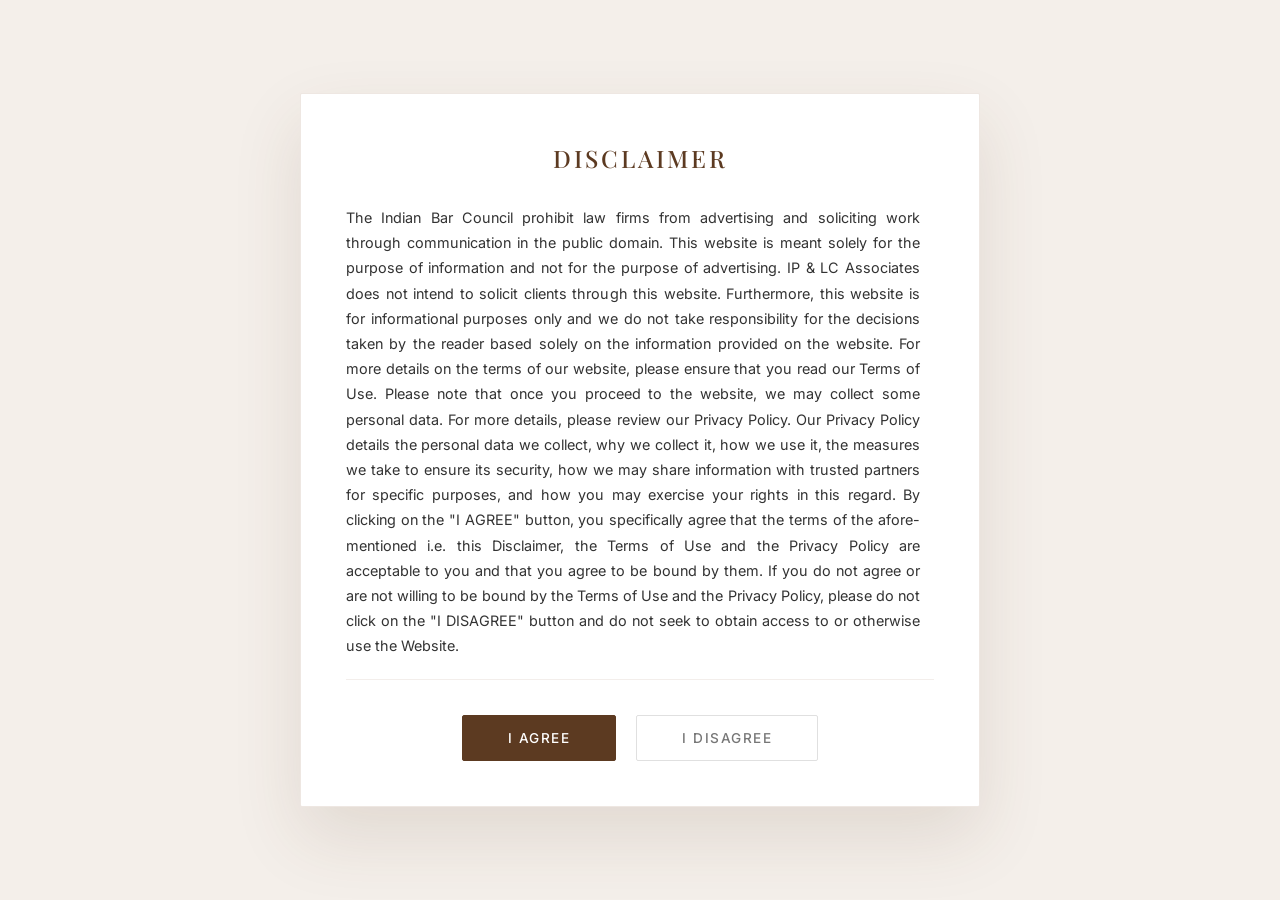
<file: index.html>
<!DOCTYPE html>
<html lang="en">
<head>
    <meta charset="UTF-8">
    <meta name="viewport" content="width=device-width, initial-scale=1.0">
    <title>IP & LC Associates | Legal Expertise</title>

    <link rel="stylesheet" href="style.css">
    <link rel="icon" type="image/png" href="logo.png">

    <link rel="preconnect" href="https://fonts.googleapis.com">
    <link rel="preconnect" href="https://fonts.gstatic.com" crossorigin>
    <link href="https://fonts.googleapis.com/css2?family=Playfair+Display:ital,wght@0,400..900;1,400..900&family=Inter:wght@400;500;600;700&family=Montserrat:wght@400;500;600&display=swap" rel="stylesheet">

    <link rel="stylesheet" href="https://cdnjs.cloudflare.com/ajax/libs/font-awesome/6.4.0/css/all.min.css">
</head>
<body>

    <!-- ==========================================================================
       LEGAL DISCLAIMER OVERLAY
       ========================================================================== -->
    <div id="disclaimer-overlay">
        <div class="disclaimer-box">
            
            <!-- STAGE 1 CONTENT: Legal Verbiage & Option Triggers -->
            <div id="disclaimer-main-content">
                <h2>DISCLAIMER</h2>
                <div class="disclaimer-text">
                    <p>The Indian Bar Council prohibit law firms from advertising and soliciting work through communication in the public domain. This website is meant solely for the purpose of information and not for the purpose of advertising. IP & LC Associates does not intend to solicit clients through this website. Furthermore, this website is for informational purposes only and we do not take responsibility for the decisions taken by the reader based solely on the information provided on the website. For more details on the terms of our website, please ensure that you read our Terms of Use. Please note that once you proceed to the website, we may collect some personal data. For more details, please review our Privacy Policy. Our Privacy Policy details the personal data we collect, why we collect it, how we use it, the measures we take to ensure its security, how we may share information with trusted partners for specific purposes, and how you may exercise your rights in this regard. By clicking on the "I AGREE" button, you specifically agree that the terms of the afore-mentioned i.e. this Disclaimer, the Terms of Use and the Privacy Policy are acceptable to you and that you agree to be bound by them. If you do not agree or are not willing to be bound by the Terms of Use and the Privacy Policy, please do not click on the "I DISAGREE" button and do not seek to obtain access to or otherwise use the Website.</p>
                </div>
                <div class="disclaimer-buttons">
                    <button id="agree-btn">I AGREE</button>
                    <button id="disagree-btn">I DISAGREE</button>
                </div>
            </div>

            <!-- STAGE 2 CONTENT: Clean Typographic Success Card -->
            <div id="disclaimer-feedback">
                <p>Thank You</p>
            </div>

        </div>
    </div>

    <!-- ==========================================================================
       MAIN HOMEPAGE WRAPPER
       ========================================================================== -->
    <div id="homepage-content">
        <header class="navbar">
            <a href="index.html" class="logo-container" style="text-decoration: none; color: inherit;">
                <img src="logo.png" alt="IP & LC Associates Logo" class="logo-image">

                <div class="logo-text">
                    <h1>IP & LC ASSOCIATES</h1>
                    <p class="logo-subtext">
                        Advocates & Intellectual Property Attorneys
                    </p>
                </div>
            </a>

            <nav class="nav-links">
                <a href="about.html">About</a>
                
                <div class="dropdown">
                    <a href="#">Services</a>
                    <div class="dropdown-content">
                        <button onclick="window.location.href='services.html?type=ip'">Intellectual Property</button>
                        <button onclick="window.location.href='services.html?type=corporate'">Corporate & Commercial</button>
                    </div>
                </div>

                <a href="industries.html">Industries</a>
                <a href="insights.html">Insights</a>
                <a href="contact.html" class="cta-btn">Contact Us</a>
            </nav>
        </header>

        <main class="hero-section">
            <div class="hero-content">
                <h2 class="hero-title">Legal Expertise<br>Across<br>Innovation and Industry.</h2>
                <p class="hero-description">
                    Delivering intellectual property, corporate and commercial legal advice that shapes the future.
                </p>
                <a href="consultation.html" class="explore-btn">Book a Consultation</a>
            </div>
        </main>

        <footer class="footer">
            <p class="footer-title">CONNECT WITH US</p>

            <div class="social-icons">
                <a href="#" aria-label="Instagram"><i class="fa-brands fa-instagram"></i></a>
                <a href="#" aria-label="LinkedIn"><i class="fa-brands fa-linkedin-in"></i></a>
                <a href="#" aria-label="Email"><i class="fa-solid fa-envelope"></i></a>
            </div>

            <div class="copyright">
                <p>IP & LC Intellectual Property | Corporate | Industry</p>
                <p>Copyright © 2026 Intellectual Property.</p>
            </div>
        </footer>
    </div>

    <!-- STAGED ANIMATION SEQUENCE ENGINE -->
    <script>
        document.addEventListener("DOMContentLoaded", function () {
            const overlay = document.getElementById("disclaimer-overlay");
            const box = document.querySelector(".disclaimer-box");
            const mainContent = document.getElementById("disclaimer-main-content");
            const feedback = document.getElementById("disclaimer-feedback");
            const homepageContent = document.getElementById("homepage-content");
            const agreeBtn = document.getElementById("agree-btn");
            const disagreeBtn = document.getElementById("disagree-btn");

            // Session lookup
            if (sessionStorage.getItem("legalDisclaimerAccepted") === "true") {
                overlay.style.display = "none";
                homepageContent.classList.add("reveal-instantly");
            } else {
                setTimeout(function() {
                    overlay.classList.add("show");
                }, 150);
            }

            // Staged Timeline on "I AGREE" Trigger
            agreeBtn.addEventListener("click", function () {
                sessionStorage.setItem("legalDisclaimerAccepted", "true");
                
                // CRITICAL FIX: Freeze the box height exactly where it is right now
                box.style.height = box.offsetHeight + "px";
                
                // STEP 1: Fade out legal text layout
                mainContent.classList.add("wipe-out");
                
                // STEP 2: Swap layout pipelines after fade finishes (400ms)
                setTimeout(function() {
                    mainContent.style.display = "none";
                    feedback.classList.add("pop-up");
                    
                    // STEP 3: Display 'Thank You' typing effect, then fade master mask out
                    setTimeout(function() {
                        overlay.classList.remove("show");
                        
                        // STEP 4: Reveal clean homepage content stream
                        setTimeout(function() {
                            overlay.style.display = "none";
                            homepageContent.classList.add("reveal-gradually");
                        }, 1200); 

                    }, 1600); // Extended slightly to let the typing effect breathe

                }, 400); 
            });

            // Disagree exit path
            disagreeBtn.addEventListener("click", function () {
                window.close();
                setTimeout(function () {
                    window.location.href = "https://www.google.com";
                }, 250);
            });
        });
    </script>
</body>
</html>
</file>
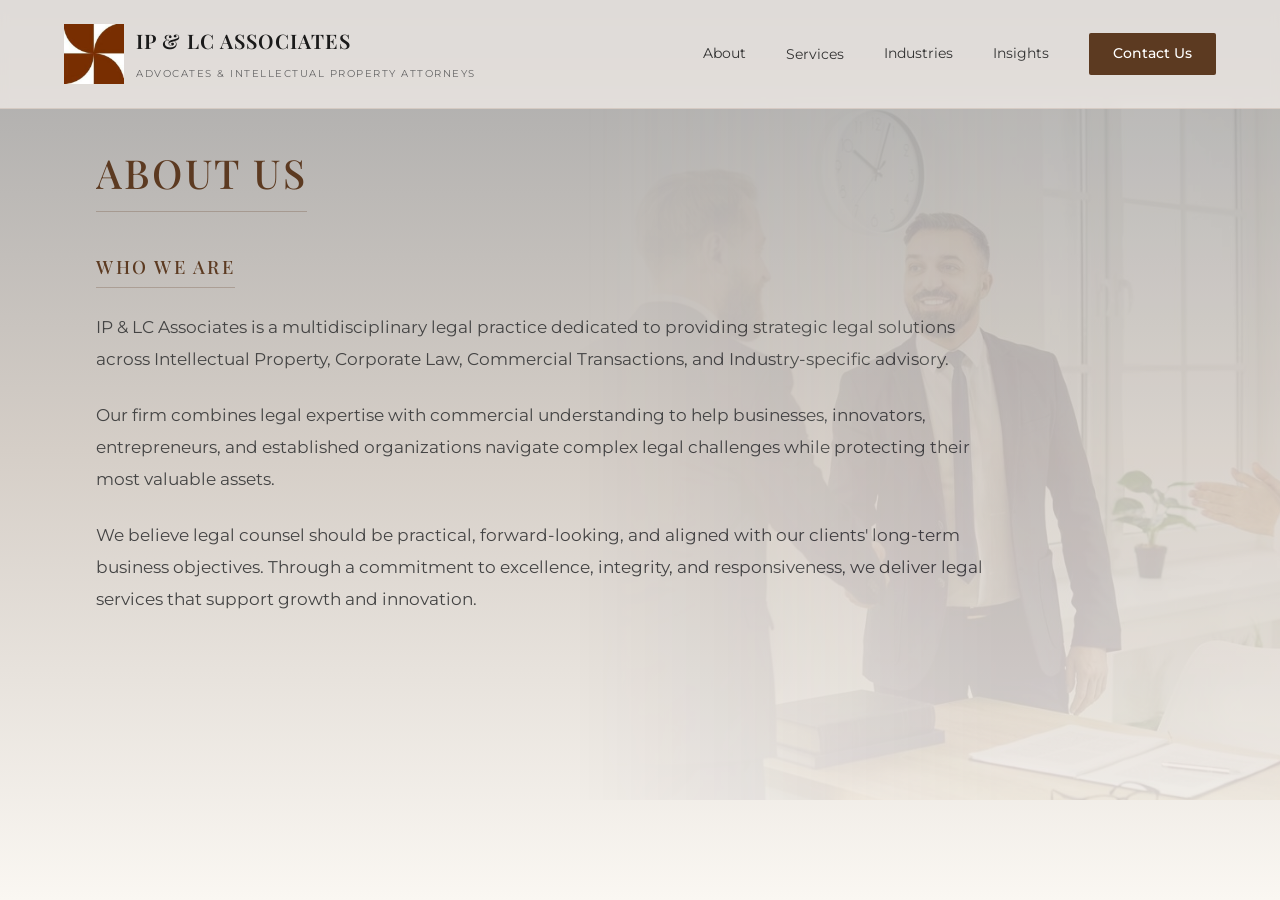
<file: about.html>
<!DOCTYPE html>
<html lang="en">
<head>
    
    <meta charset="UTF-8">
    <meta name="viewport" content="width=device-width, initial-scale=1.0">

    <title>About Us | IP & LC Associates</title>

    <link rel="stylesheet" href="style.css">

    <link rel="preconnect" href="https://fonts.googleapis.com">
    <link rel="preconnect" href="https://fonts.gstatic.com" crossorigin>

    <link href="https://fonts.googleapis.com/css2?family=Playfair+Display:ital,wght@0,400..900;1,400..900&family=Inter:wght@400;500;600;700&family=Montserrat:wght@400;500;600&display=swap" rel="stylesheet">
</head>

<body class="about-page">

    <!-- NAVBAR -->
    <header class="navbar">

        <a href="index.html" class="logo-container" style="text-decoration: none; color: inherit;">
            <img src="logo.png" alt="IP & LC Associates Logo" class="logo-image">

            <div class="logo-text">
                <h1>IP & LC ASSOCIATES</h1>
                <p class="logo-subtext">
                    Advocates & Intellectual Property Attorneys
                </p>
            </div>
        </a>

        <nav class="nav-links">
            <a href="about.html">About</a>
            
            <!-- SERVICES DROPDOWN -->
            <div class="dropdown">
                <a href="#">Services</a>
                <div class="dropdown-content">
                    <button onclick="window.location.href='services.html?type=ip'">Intellectual Property</button>
                    <button onclick="window.location.href='services.html?type=corporate'">Corporate & Commercial</button>
                </div>
            </div>

            <a href="industries.html">Industries</a>
            <a href="insights.html">Insights</a>
            <!-- <a href="contact.html">Contact</a> -->
            <a href="contact.html" class="cta-btn">Contact Us</a>
        </nav>

    </header>

    <!-- PAGE HEADER -->
    <section class="page-header">
        <h1 class="page-title">
            ABOUT US
        </h1>
    </section>

    <!-- PAGE CONTENT -->
    <section class="page-content">

        <div class="content-wrapper">

            <h2>Who We Are</h2>

            <p>
                IP & LC Associates is a multidisciplinary legal practice dedicated
                to providing strategic legal solutions across Intellectual Property,
                Corporate Law, Commercial Transactions, and Industry-specific advisory.
            </p>

            <p>
                Our firm combines legal expertise with commercial understanding to
                help businesses, innovators, entrepreneurs, and established
                organizations navigate complex legal challenges while protecting
                their most valuable assets.
            </p>

            <p>
                We believe legal counsel should be practical, forward-looking,
                and aligned with our clients' long-term business objectives.
                Through a commitment to excellence, integrity, and responsiveness,
                we deliver legal services that support growth and innovation.
            </p>

        </div>

        <!-- SLIDESHOW CONTAINER -->
        <div class="slideshow-container">
            <img src="law1.jpg" class="slide active">
            <img src="law2.jpg" class="slide">
            <img src="law3.jpg" class="slide">
            <img src="law4.jpg" class="slide">
            <img src="law5.jpg" class="slide">
            <img src="law6.jpg" class="slide">
        </div>

    </section>

    <script>
    const slides = document.querySelectorAll('.slide');
    let currentSlide = 0;

    setInterval(() => {
        if(slides.length > 0) {
            slides[currentSlide].classList.remove('active');
            currentSlide = (currentSlide + 1) % slides.length;
            slides[currentSlide].classList.add('active');
        }
    }, 5000);
    </script>

</body>
</html>
</file>
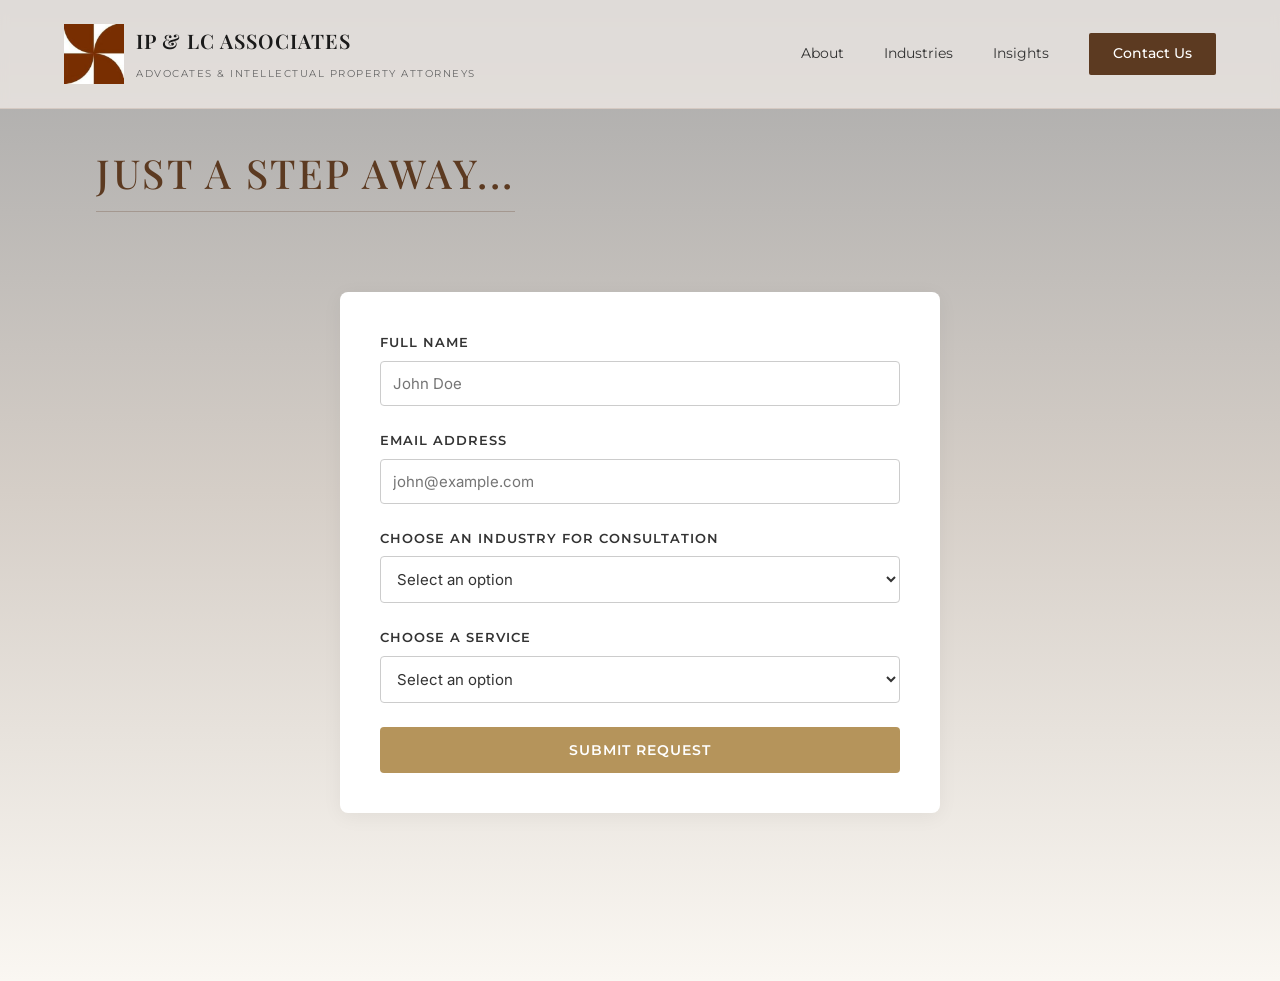
<file: consultation.html>
<!DOCTYPE html>
<html lang="en">
<head>
    <meta charset="UTF-8">
    <meta name="viewport" content="width=device-width, initial-scale=1.0">
    <title>Book a Consultation | IP & LC Associates</title>
    <link rel="stylesheet" href="style.css">
    <link href="https://fonts.googleapis.com/css2?family=Playfair+Display:wght@400;600&family=Inter:wght@400;500;600&family=Montserrat:wght@500;600&display=swap" rel="stylesheet">
    <style>
        .consultation-form-container {
            max-width: 600px;
            margin: 40px auto;
            background: #ffffff;
            padding: 40px;
            border-radius: 8px;
            box-shadow: 0 4px 20px rgba(0,0,0,0.05);
        }
        .form-group {
            margin-bottom: 24px;
        }
        .form-group label {
            display: block;
            font-family: 'Montserrat', sans-serif;
            font-size: 13px;
            font-weight: 600;
            text-transform: uppercase;
            letter-spacing: 1px;
            color: #333;
            margin-bottom: 8px;
        }
        .form-group input, .form-group select {
            width: 100%;
            padding: 12px;
            font-family: 'Inter', sans-serif;
            font-size: 15px;
            border: 1px solid #ccc;
            border-radius: 4px;
            box-sizing: border-box;
            background-color: #fff;
            color: #333;
        }
        .form-group input:focus, .form-group select:focus {
            outline: none;
            border-color: #b5945b;
        }
        .conditional-group {
            display: none; /* Hidden by default */
        }
        .submit-btn {
            width: 100%;
            padding: 14px;
            background-color: #b5945b;
            color: #fff;
            border: none;
            font-family: 'Montserrat', sans-serif;
            font-size: 14px;
            font-weight: 600;
            letter-spacing: 1px;
            text-transform: uppercase;
            cursor: pointer;
            border-radius: 4px;
            transition: background 0.3s ease;
        }
        .submit-btn:hover {
            background-color: #967949;
        }
        .message-box {
            margin-top: 20px;
            padding: 12px;
            text-align: center;
            border-radius: 4px;
            display: none;
            font-family: 'Inter', sans-serif;
        }
        .success { background: #e6f4ea; color: #137333; }
        .error { background: #fce8e6; color: #c5221f; }
    </style>
</head>
<body class="about-page">

    <header class="navbar">
        <a href="index.html" class="logo-container" style="text-decoration: none; color: inherit;">
            <img src="logo.png" alt="IP & LC Associates Logo" class="logo-image">
            <div class="logo-text">
                <h1>IP & LC ASSOCIATES</h1>
                <p class="logo-subtext">Advocates & Intellectual Property Attorneys</p>
            </div>
        </a>
        <nav class="nav-links">
            <a href="about.html">About</a>
            <a href="industries.html">Industries</a>
            <a href="insights.html">Insights</a>
            <a href="contact.html" class="cta-btn">Contact Us</a>
        </nav>
    </header>

    <section class="page-header">
        <h1 class="page-title">Just a Step Away...</h1>
    </section>

    <section class="page-content">
        <div class="consultation-form-container">
            <form id="consultationForm">
                <div class="form-group">
                    <label for="name">Full Name</label>
                    <input type="text" id="name" required placeholder="John Doe">
                </div>

                <div class="form-group">
                    <label for="email">Email Address</label>
                    <input type="email" id="email" required placeholder="john@example.com">
                </div>

                <div class="form-group">
                    <label for="industry">Choose an Industry for Consultation</label>
                    <select id="industry" required>
                        <option value="" disabled selected>Select an option</option>
                        <option value="01 Technology">01 Technology</option>
                        <option value="02 Software & SaaS">02 Software & SaaS</option>
                        <option value="03 E-Commerce">03 E-Commerce</option>
                        <option value="04 Fashion & Apparel">04 Fashion & Apparel</option>
                        <option value="05 Consumer Goods">05 Consumer Goods</option>
                        <option value="06 Manufacturing">06 Manufacturing</option>
                        <option value="07 Healthcare">07 Healthcare</option>
                        <option value="08 Media & Entertainment">08 Media & Entertainment</option>
                        <option value="09 Startups">09 Startups</option>
                        <option value="10 Professional Services">10 Professional Services</option>
                    </select>
                </div>

                <div class="form-group">
                    <label for="service">Choose a Service</label>
                    <select id="service" required onchange="handleServiceChange()">
                        <option value="" disabled selected>Select an option</option>
                        <option value="ip">Intellectual Property (IP)</option>
                        <option value="corporate">Corporate & Commercial</option>
                    </select>
                </div>

                <div class="form-group conditional-group" id="ipGroup">
                    <label for="ipMatter">Choose a Matter of Interest</label>
                    <select id="ipMatter">
                        <option value="" disabled selected>Select an option</option>
                        <option value="Trademarks">Trademarks</option>
                        <option value="Copyrights">Copyrights</option>
                        <option value="Patents">Patents</option>
                        <option value="Industrial Designs">Industrial Designs</option>
                        <option value="Domain Name Disputes">Domain Name Disputes</option>
                        <option value="IP Licensing & Assignments">IP Licensing & Assignments</option>
                        <option value="Portfolio Management">Portfolio Management</option>
                        <option value="Enforcement & Litigation Support">Enforcement & Litigation Support</option>
                    </select>
                </div>

                <div class="form-group conditional-group" id="corporateGroup">
                    <label for="corporateMatter">Choose a Matter of Interest</label>
                    <select id="corporateMatter">
                        <option value="" disabled selected>Select an option</option>
                        <option value="Commercial Contracts">Commercial Contracts</option>
                        <option value="Business Advisory">Business Advisory</option>
                        <option value="Regulatory Compliance">Regulatory Compliance</option>
                        <option value="Due Diligence">Due Diligence</option>
                        <option value="Corporate Structuring">Corporate Structuring</option>
                        <option value="Commercial Transactions">Commercial Transactions</option>
                    </select>
                </div>

                <button type="submit" class="submit-btn">Submit Request</button>
                <div id="msg" class="message-box"></div>
            </form>
        </div>
    </section>

    <script>
        function handleServiceChange() {
            const service = document.getElementById('service').value;
            const ipGroup = document.getElementById('ipGroup');
            const ipSelect = document.getElementById('ipMatter');
            const corporateGroup = document.getElementById('corporateGroup');
            const corporateSelect = document.getElementById('corporateMatter');

            // Reset dropdown validation requirements dynamically
            if (service === 'ip') {
                ipGroup.style.display = 'block';
                ipSelect.required = true;
                corporateGroup.style.display = 'none';
                corporateSelect.required = false;
                corporateSelect.value = "";
            } else if (service === 'corporate') {
                corporateGroup.style.display = 'block';
                corporateSelect.required = true;
                ipGroup.style.display = 'none';
                ipSelect.required = false;
                ipSelect.value = "";
            } else {
                ipGroup.style.display = 'none';
                corporateGroup.style.display = 'none';
            }
        }

        document.getElementById('consultationForm').addEventListener('submit', async (e) => {
            e.preventDefault();
            const msgBox = document.getElementById('msg');
            msgBox.style.display = 'block';
            msgBox.className = 'message-box';
            msgBox.innerText = 'Processing your submission...';

            const payload = {
                name: document.getElementById('name').value,
                email: document.getElementById('email').value,
                industry: document.getElementById('industry').value,
                service: document.getElementById('service').value,
                matter: document.getElementById('service').value === 'ip' ? 
                        document.getElementById('ipMatter').value : document.getElementById('corporateMatter').value
            };

            try {
                // Point submission payload directly to Cloudflare Functions API routing
                const response = await fetch('/api/submit-consultation', {
                    method: 'POST',
                    headers: { 'Content-Type': 'application/json' },
                    body: JSON.stringify(payload)
                });

                if (response.ok) {
                    msgBox.className = 'message-box success';
                    msgBox.innerText = 'Consultation request submitted successfully!';
                    document.getElementById('consultationForm').reset();
                    handleServiceChange();
                } else {
                    throw new Error('Server error');
                }
            } catch (err) {
                msgBox.className = 'message-box error';
                msgBox.innerText = 'Something went wrong. Please try again.';
            }
        });
    </script>
</body>
</html>
</file>
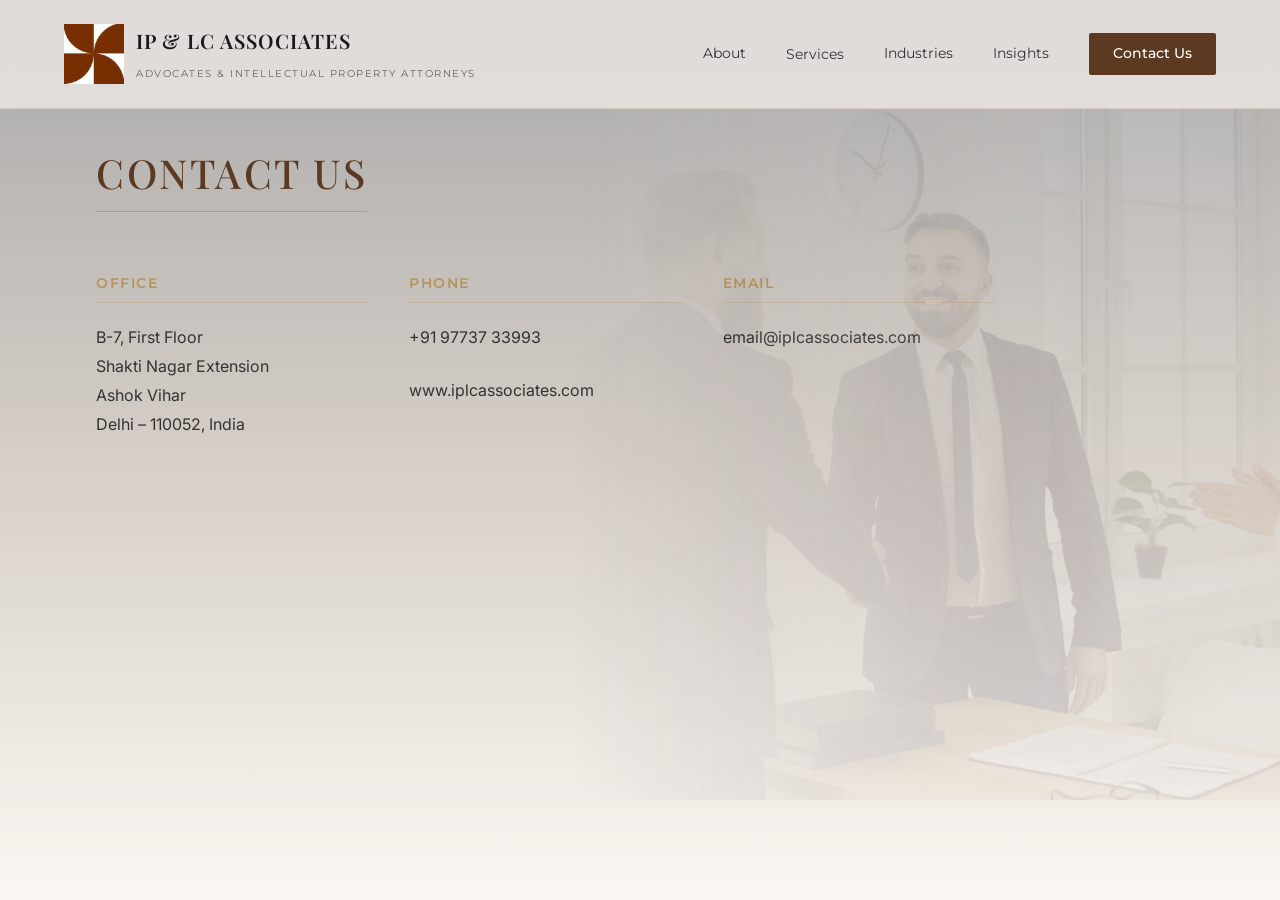
<file: contact.html>
<!DOCTYPE html>
<html lang="en">
<head>
    <meta charset="UTF-8">
    <meta name="viewport" content="width=device-width, initial-scale=1.0">

    <title>Contact Us | IP & LC Associates</title>

    <link rel="stylesheet" href="style.css">

    <link rel="preconnect" href="https://fonts.googleapis.com">
    <link rel="preconnect" href="https://fonts.gstatic.com" crossorigin>

    <link href="https://fonts.googleapis.com/css2?family=Playfair+Display:ital,wght@0,400..900;1,400..900&family=Inter:wght@400;500;600;700&family=Montserrat:wght@400;500;600&display=swap" rel="stylesheet">
</head>

<body class="about-page contact-page">

    <!-- NAVBAR -->
    <header class="navbar">

        <a href="index.html" class="logo-container" style="text-decoration: none; color: inherit;">
            <img src="logo.png" alt="IP & LC Associates Logo" class="logo-image">

            <div class="logo-text">
                <h1>IP & LC ASSOCIATES</h1>
                <p class="logo-subtext">
                    Advocates & Intellectual Property Attorneys
                </p>
            </div>
        </a>

        <nav class="nav-links">
            <a href="about.html">About</a>
            
            <!-- SERVICES DROPDOWN -->
            <div class="dropdown">
                <a href="#">Services</a>
                <div class="dropdown-content">
                    <button onclick="window.location.href='services.html?type=ip'">Intellectual Property</button>
                    <button onclick="window.location.href='services.html?type=corporate'">Corporate & Commercial</button>
                </div>
            </div>

            <a href="industries.html">Industries</a>
            <a href="insights.html">Insights</a>
            <a href="contact.html" class="cta-btn">Contact Us</a>
        </nav>

    </header>

    <!-- PAGE HEADER (Matches About Us Styling perfectly) -->
    <section class="page-header">
        <h1 class="page-title">
            CONTACT US
        </h1>
    </section>

    <!-- PAGE CONTENT -->
    <section class="page-content">

        <div class="content-wrapper">

            <!-- STYLISH CONTACT GRID (Built directly from image_c25728.png details) -->
            <div class="contact-grid">
                
                <div class="contact-column">
                    <h3>OFFICE</h3>
                    <p>
                        B-7, First Floor<br>
                        Shakti Nagar Extension<br>
                        Ashok Vihar<br>
                        Delhi – 110052, India
                    </p>
                </div>

                <div class="contact-column">
                    <h3>PHONE</h3>
                    <p>
                        <a href="tel:+919773733993">+91 97737 33993</a>
                        
                    </p>
                    <p class="web-link">
                        <a href="https://www.iplcassociates.com" target="_blank">www.iplcassociates.com</a>
                    </p>
                </div>

                <div class="contact-column">
                    <h3>EMAIL</h3>
                    <p>
                        <a href="mailto:email@iplcassociates.com" class="email-link">email@iplcassociates.com</a>
                    </p>
                </div>

            </div>

        </div>

        <!-- SLIDESHOW CONTAINER (Identical to About Us) -->
        <div class="slideshow-container">
            <img src="law1.jpg" class="slide active">
            <img src="law2.jpg" class="slide">
            <img src="law3.jpg" class="slide">
            <img src="law4.jpg" class="slide">
            <img src="law5.jpg" class="slide">
            <img src="law6.jpg" class="slide">
        </div>

    </section>

    <!-- SLIDESHOW JAVASCRIPT TIMER -->
    <script>
    const slides = document.querySelectorAll('.slide');
    let currentSlide = 0;

    setInterval(() => {
        if(slides.length > 0) {
            slides[currentSlide].classList.remove('active');
            currentSlide = (currentSlide + 1) % slides.length;
            slides[currentSlide].classList.add('active');
        }
    }, 5000);
    </script>

</body>
</html>
</file>
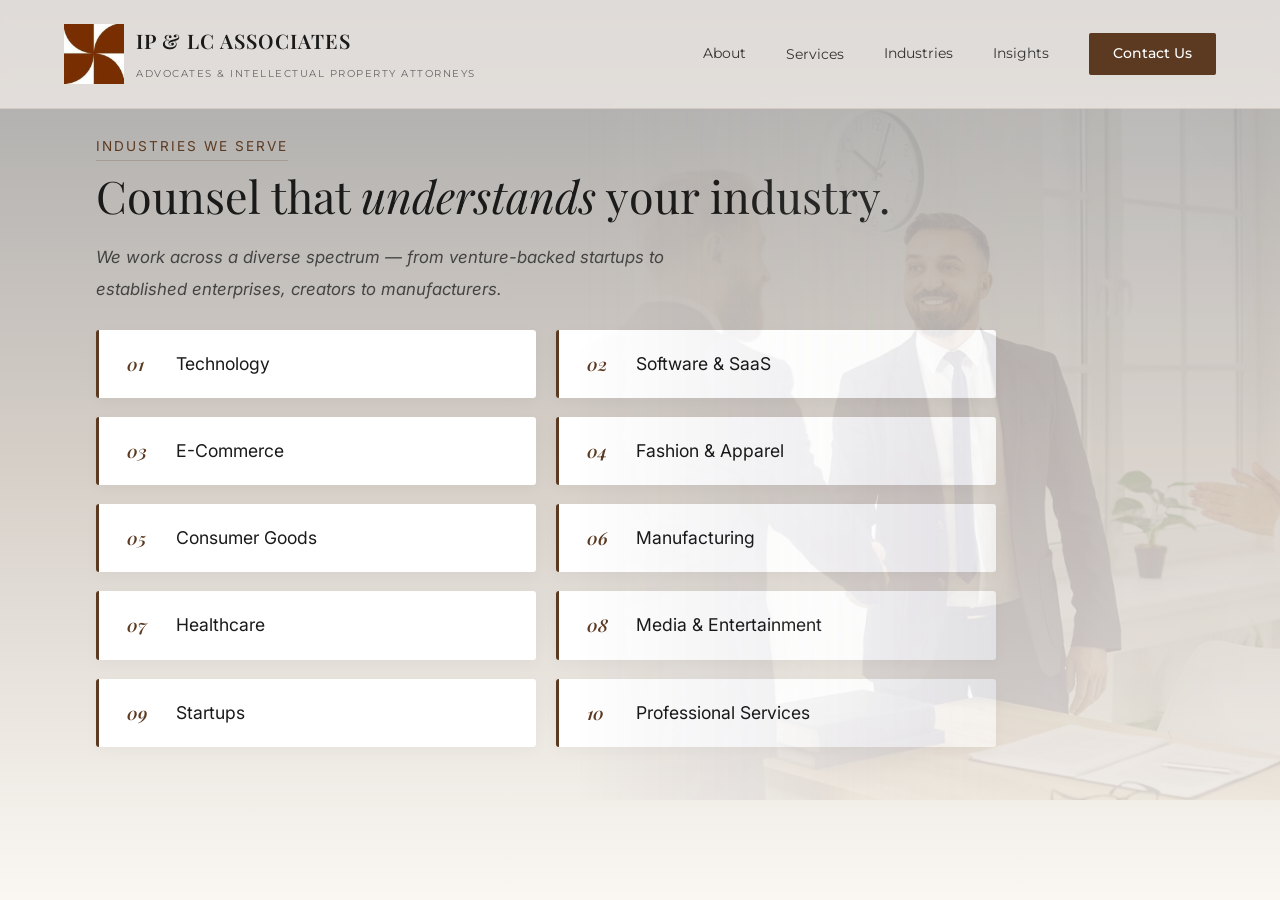
<file: industries.html>
<!DOCTYPE html>
<html lang="en">
<head>
    <meta charset="UTF-8">
    <meta name="viewport" content="width=device-width, initial-scale=1.0">

    <title>Industries We Serve | IP & LC Associates</title>

    <link rel="stylesheet" href="style.css">

    <link rel="preconnect" href="https://fonts.googleapis.com">
    <link rel="preconnect" href="https://fonts.gstatic.com" crossorigin>

    <link href="https://fonts.googleapis.com/css2?family=Playfair+Display:ital,wght@0,400..900;1,400..900&family=Inter:wght@400;500;600;700&family=Montserrat:wght@400;500;600&display=swap" rel="stylesheet">
</head>

<body class="about-page">

    <header class="navbar">

        <a href="index.html" class="logo-container" style="text-decoration: none; color: inherit;">
            <img src="logo.png" alt="IP & LC Associates Logo" class="logo-image">

            <div class="logo-text">
                <h1>IP & LC ASSOCIATES</h1>
                <p class="logo-subtext">
                    Advocates & Intellectual Property Attorneys
                </p>
            </div>
        </a>

        <nav class="nav-links">
            <a href="about.html">About</a>
            
            <div class="dropdown">
                <a href="#">Services</a>
                <div class="dropdown-content">
                    <button onclick="window.location.href='services.html?type=ip'">Intellectual Property</button>
                    <button onclick="window.location.href='services.html?type=corporate'">Corporate & Commercial</button>
                </div>
            </div>

            <a href="industries.html">Industries</a>
            <a href="insights.html">Insights</a>
            <!-- <a href="contact.html">Contact</a> -->
            <a href="contact.html" class="cta-btn">Contact Us</a>
        </nav>

    </header>

    <section class="page-content services-container">

        <div class="content-wrapper">

            <span class="industry-intro-sub">Industries We Serve</span>
            <h1 class="industry-intro-title">Counsel that <em>understands</em> your industry.</h1>
            <p class="industry-intro-desc">
                We work across a diverse spectrum — from venture-backed startups to established enterprises, creators to manufacturers.
            </p>

            <ul class="industry-list">
                <li>
                    <span class="industry-number">01</span>
                    <span class="industry-text">Technology</span>
                </li>
                <li>
                    <span class="industry-number">02</span>
                    <span class="industry-text">Software & SaaS</span>
                </li>
                <li>
                    <span class="industry-number">03</span>
                    <span class="industry-text">E-Commerce</span>
                </li>
                <li>
                    <span class="industry-number">04</span>
                    <span class="industry-text">Fashion & Apparel</span>
                </li>
                <li>
                    <span class="industry-number">05</span>
                    <span class="industry-text">Consumer Goods</span>
                </li>
                <li>
                    <span class="industry-number">06</span>
                    <span class="industry-text">Manufacturing</span>
                </li>
                <li>
                    <span class="industry-number">07</span>
                    <span class="industry-text">Healthcare</span>
                </li>
                <li>
                    <span class="industry-number">08</span>
                    <span class="industry-text">Media & Entertainment</span>
                </li>
                <li>
                    <span class="industry-number">09</span>
                    <span class="industry-text">Startups</span>
                </li>
                <li>
                    <span class="industry-number">10</span>
                    <span class="industry-text">Professional Services</span>
                </li>
            </ul>

        </div>

        <div class="slideshow-container">
            <img src="law1.jpg" class="slide active">
            <img src="law2.jpg" class="slide">
            <img src="law3.jpg" class="slide">
            <img src="law4.jpg" class="slide">
            <img src="law5.jpg" class="slide">
            <img src="law6.jpg" class="slide">
        </div>

    </section>

    <script>
    // Slideshow Rotator Loop
    const slides = document.querySelectorAll('.slide');
    let currentSlide = 0;

    setInterval(() => {
        if(slides.length > 0) {
            slides[currentSlide].classList.remove('active');
            currentSlide = (currentSlide + 1) % slides.length;
            slides[currentSlide].classList.add('active');
        }
    }, 5000);
    </script>

</body>
</html>
</file>
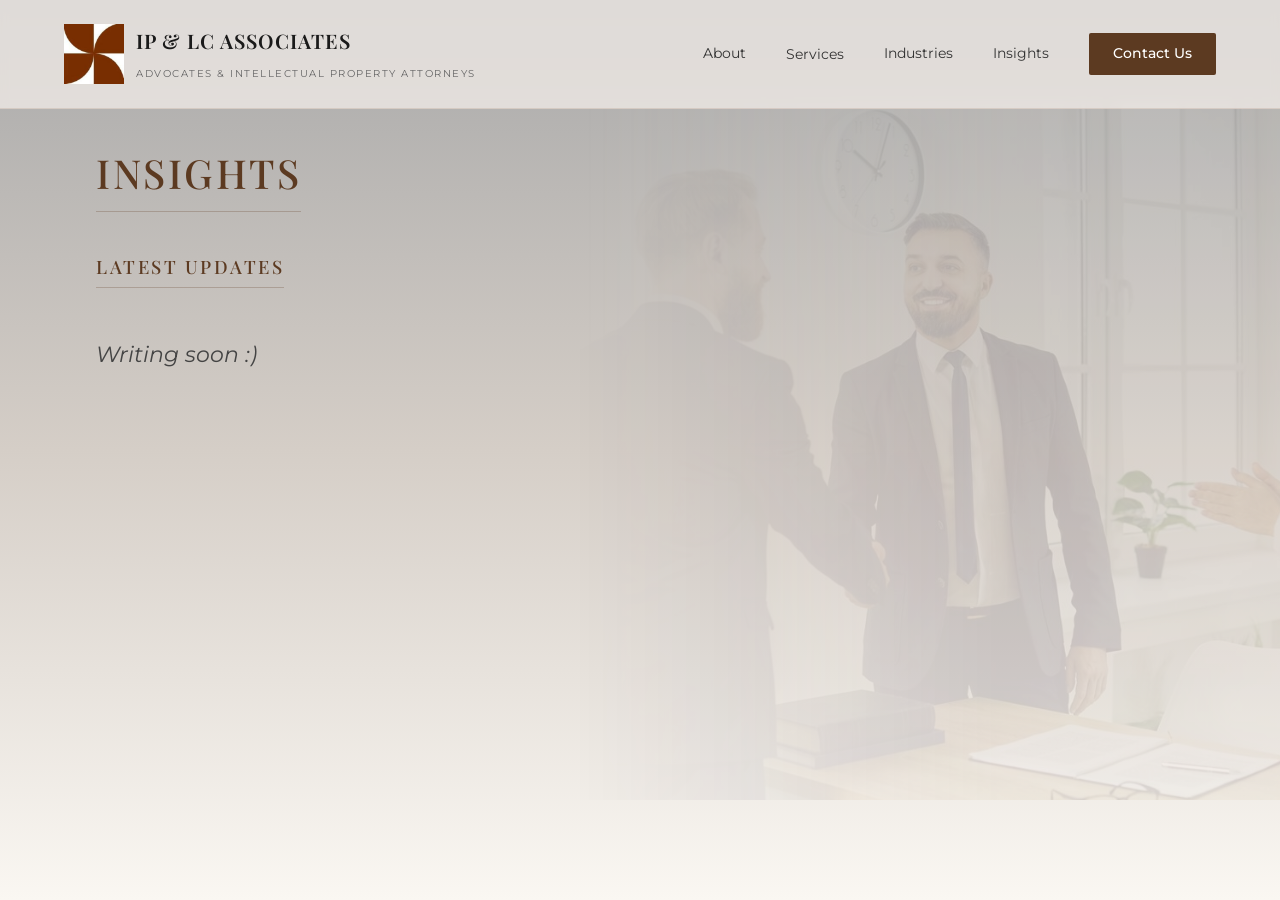
<file: insights.html>
<!DOCTYPE html>
<html lang="en">
<head>
    <meta charset="UTF-8">
    <meta name="viewport" content="width=device-width, initial-scale=1.0">

    <title>Insights | IP & LC Associates</title>

    <link rel="stylesheet" href="style.css">

    <link rel="preconnect" href="https://fonts.googleapis.com">
    <link rel="preconnect" href="https://fonts.gstatic.com" crossorigin>

    <!-- Loaded Playfair Display (Fancy Font) along with Inter and Montserrat -->
    <link href="https://fonts.googleapis.com/css2?family=Playfair+Display:ital,wght@0,400..900;1,400..900&family=Inter:wght@400;500;600;700&family=Montserrat:wght@400;500;600&display=swap" rel="stylesheet">

    <!-- Stylesheet override to give just the company name the fancy font -->
    <!-- <style>
        .logo-text h1 {
            font-family: 'Playfair Display', serif !important;
            font-weight: 700;
            letter-spacing: 0.5px;
        }
        .logo-text .logo-subtext {
            font-family: 'Inter', sans-serif !important;
        }
    </style> -->
</head>

<body class="about-page">

    <!-- NAVBAR -->
    <header class="navbar">

        <a href="index.html" class="logo-container" style="text-decoration: none; color: inherit;">
            <img src="logo.png" alt="IP & LC Associates Logo" class="logo-image">

            <div class="logo-text">
                <h1>IP & LC ASSOCIATES</h1>
                <p class="logo-subtext">
                    Advocates & Intellectual Property Attorneys
                </p>
            </div>
        </a>

        <nav class="nav-links">
            <a href="about.html">About</a>
            
            <!-- SERVICES DROPDOWN -->
            <div class="dropdown">
                <a href="#">Services</a>
                <div class="dropdown-content">
                    <button onclick="window.location.href='services.html?type=ip'">Intellectual Property</button>
                    <button onclick="window.location.href='services.html?type=corporate'">Corporate & Commercial</button>
                </div>
            </div>

            <a href="industries.html">Industries</a>
            <a href="insights.html">Insights</a>
            <a href="contact.html" class="cta-btn">Contact Us</a>
        </nav>

    </header>

    <!-- PAGE HEADER -->
    <section class="page-header">
        <h1 class="page-title">
            INSIGHTS
        </h1>
    </section>

    <!-- PAGE CONTENT -->
    <section class="page-content">

        <div class="content-wrapper">

            <h2>Latest Updates</h2>

            <p style="font-style: italic; margin-top: 25px; font-size: 1.4rem; line-height: 1.6;">
                Writing soon :)
            </p>

        </div>

        <!-- SLIDESHOW CONTAINER -->
        <div class="slideshow-container">
            <img src="law1.jpg" class="slide active">
            <img src="law2.jpg" class="slide">
            <img src="law3.jpg" class="slide">
            <img src="law4.jpg" class="slide">
            <img src="law5.jpg" class="slide">
            <img src="law6.jpg" class="slide">
        </div>

    </section>

    <!-- SLIDESHOW ANIMATION SCRIPT -->
    <script>
    const slides = document.querySelectorAll('.slide');
    let currentSlide = 0;

    setInterval(() => {
        if(slides.length > 0) {
            slides[currentSlide].classList.remove('active');
            currentSlide = (currentSlide + 1) % slides.length;
            slides[currentSlide].classList.add('active');
        }
    }, 5000);
    </script>

</body>
</html>
</file>
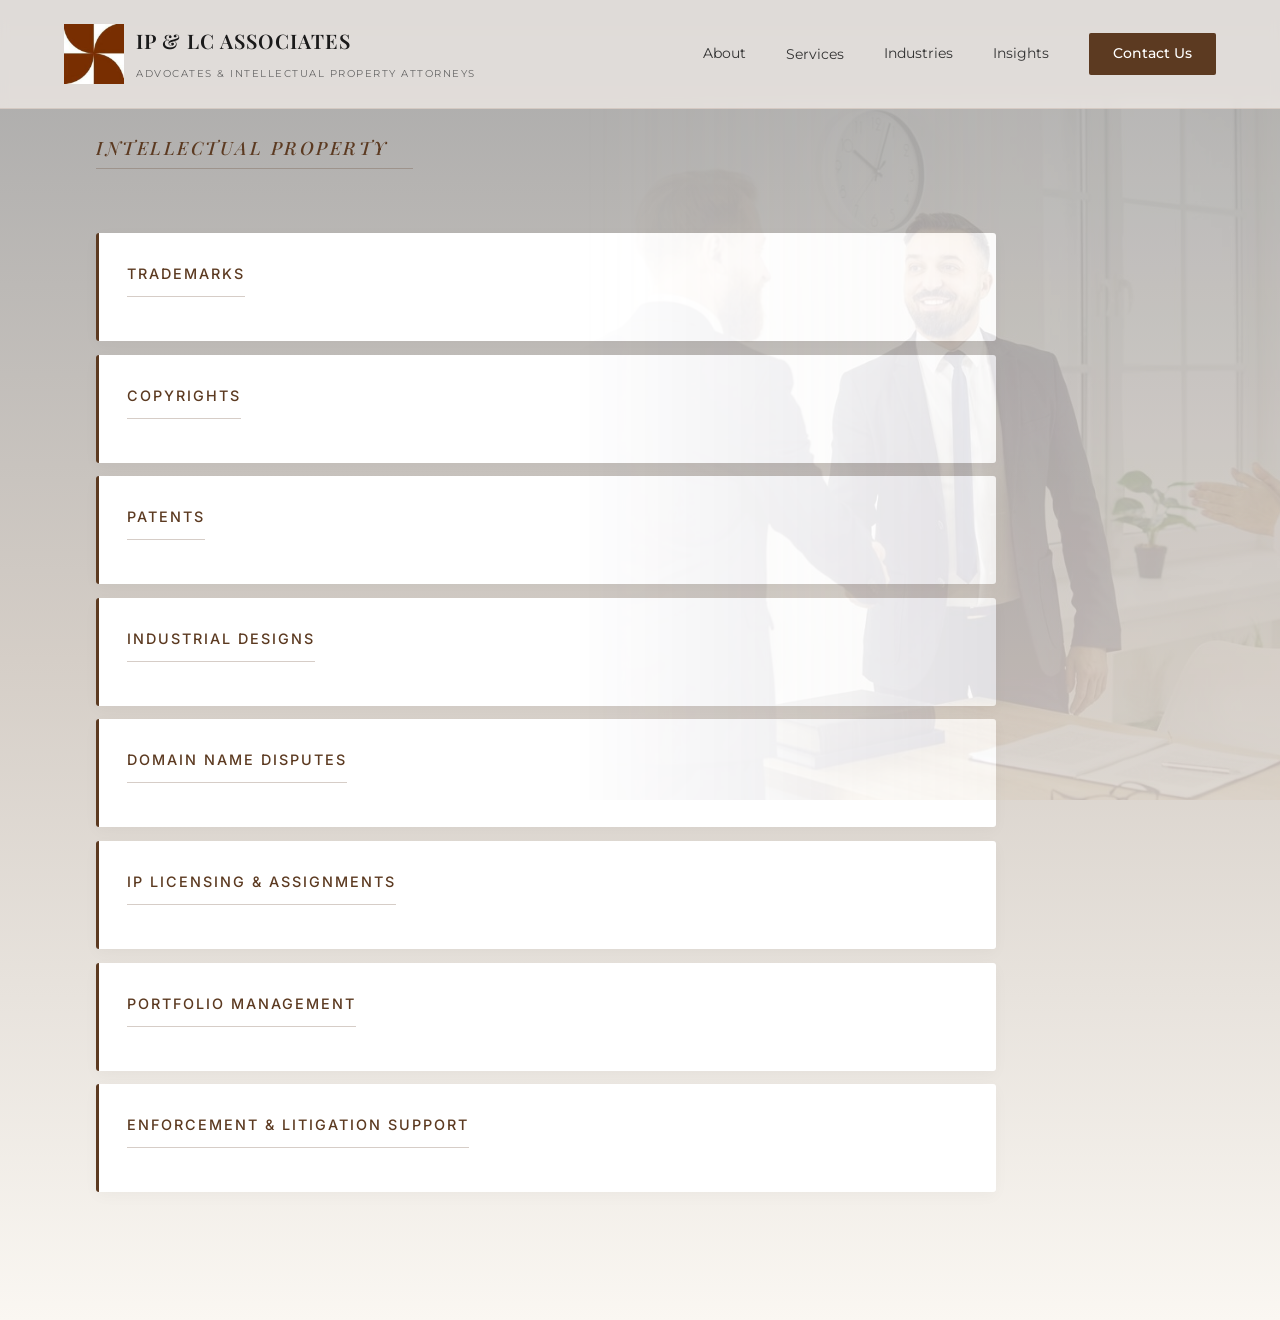
<file: services.html>
<!DOCTYPE html>
<html lang="en">
<head>
    <meta charset="UTF-8">
    <meta name="viewport" content="width=device-width, initial-scale=1.0">

    <title>Services | IP & LC Associates</title>

    <link rel="stylesheet" href="style.css">

    <link rel="preconnect" href="https://fonts.googleapis.com">
    <link rel="preconnect" href="https://fonts.gstatic.com" crossorigin>

    <link href="https://fonts.googleapis.com/css2?family=Playfair+Display:ital,wght@0,400..900;1,400..900&family=Inter:wght@400;500;600;700&family=Montserrat:wght@400;500;600&display=swap" rel="stylesheet">
</head>

<body class="about-page">

    <header class="navbar">

        <a href="index.html" class="logo-container" style="text-decoration: none; color: inherit;">
            <img src="logo.png" alt="IP & LC Associates Logo" class="logo-image">

            <div class="logo-text">
                <h1>IP & LC ASSOCIATES</h1>
                <p class="logo-subtext">
                    Advocates & Intellectual Property Attorneys
                </p>
            </div>
        </a>

        <nav class="nav-links">
            <a href="about.html">About</a>
            
            <div class="dropdown">
                <a href="#">Services</a>
                <div class="dropdown-content">
                    <button onclick="window.location.href='services.html?type=ip'">Intellectual Property</button>
                    <button onclick="window.location.href='services.html?type=corporate'">Corporate & Commercial</button>
                </div>
            </div>

            <a href="industries.html">Industries</a>
            <a href="insights.html">Insights</a>
            <!-- <a href="contact.html">Contact</a> -->
            <a href="contact.html" class="cta-btn">Contact Us</a>
        </nav>

    </header>

    <section class="page-content services-container">

        <div class="content-wrapper">

            <div id="ip-list" class="service-content" style="display: none;">
                <h2>Intellectual Property</h2>
                <ul class="service-list">
                    <li>
                        <span class="service-title">Trademarks</span>
                        <p class="service-desc">Comprehensive brand protection lifecycle including registration, prosecution, availability searches, and global portfolio brand enforcement strategies.</p>
                    </li>
                    <li>
                        <span class="service-title">Copyrights</span>
                        <p class="service-desc">Safeguarding original literary, artistic, dramatic, and musical works alongside software licensing and strategic digital asset protection protocols.</p>
                    </li>
                    <li>
                        <span class="service-title">Patents</span>
                        <p class="service-desc">Invention evaluation, patent drafting, filing, and meticulous prosecution across technical, mechanical, and pharmaceutical innovations.</p>
                    </li>
                    <li>
                        <span class="service-title">Industrial Designs</span>
                        <p class="service-desc">Protecting the distinct visual aesthetics, ornamentation, and external configurations of industrial commercial consumer products.</p>
                    </li>
                    <li>
                        <span class="service-title">Domain Name Disputes</span>
                        <p class="service-desc">Strategic recovery of compromised digital brand assets and legal representation during cyber-squatting actions under uniform dispute resolution processes.</p>
                    </li>
                    <li>
                        <span class="service-title">IP Licensing & Assignments</span>
                        <p class="service-desc">Drafting and managing structured monetization frameworks, technology transfer pacts, cross-licensing deals, and asset assignment documentation.</p>
                    </li>
                    <li>
                        <span class="service-title">Portfolio Management</span>
                        <p class="service-desc">Continuous multi-jurisdictional brand audit management, renewal logging, tracking systems, and defense coordination against asset devaluation.</p>
                    </li>
                    <li>
                        <span class="service-title">Enforcement & Litigation Support</span>
                        <p class="service-desc">Vigorous counter-infringement operations, cease-and-desist mandates, asset seizure coordination, and targeted trial representation support.</p>
                    </li>
                </ul>
            </div>

            <div id="corporate-list" class="service-content" style="display: none;">
                <h2>Corporate & Commercial</h2>
                <ul class="service-list">
                    <li>
                        <span class="service-title">Commercial Contracts</span>
                        <p class="service-desc">Drafting, negotiation, and risk remediation of critical operational master supply agreements, vendor pacts, and multi-tier operational contracts.</p>
                    </li>
                    <li>
                        <span class="service-title">Business Advisory</span>
                        <p class="service-desc">Ongoing corporate guidance navigating market-entry requirements, governance liabilities, and tactical operating protocols for dynamic modern entities.</p>
                    </li>
                    <li>
                        <span class="service-title">Regulatory Compliance</span>
                        <p class="service-desc">Direct compliance management matching complex domestic and statutory protocols across industry-specific operational frameworks.</p>
                    </li>
                    <li>
                        <span class="service-title">Due Diligence</span>
                        <p class="service-desc">Rigorous transactional legal investigation evaluating background exposure, transactional liabilities, and asset title clarity prior to major acquisitions.</p>
                    </li>
                    <li>
                        <span class="service-title">Corporate Structuring</span>
                        <p class="service-desc">Developing tax-efficient frameworks, structural entity planning, joint ventures, and customized shareholder operation layouts built for seamless scaling.</p>
                    </li>
                    <li>
                        <span class="service-title">Commercial Transactions</span>
                        <p class="service-desc">Legal administration of sophisticated strategic asset transfer schemes, specialized project financing, private investment structures, and buyouts.</p>
                    </li>
                </ul>
            </div>

        </div>

        <div class="slideshow-container">
            <img src="law1.jpg" class="slide active">
            <img src="law2.jpg" class="slide">
            <img src="law3.jpg" class="slide">
            <img src="law4.jpg" class="slide">
            <img src="law5.jpg" class="slide">
            <img src="law6.jpg" class="slide">
        </div>

    </section>

    <script>
    // Slideshow Logic
    const slides = document.querySelectorAll('.slide');
    let currentSlide = 0;

    setInterval(() => {
        if(slides.length > 0) {
            slides[currentSlide].classList.remove('active');
            currentSlide = (currentSlide + 1) % slides.length;
            slides[currentSlide].classList.add('active');
        }
    }, 5000);

    // Dynamic List Routing Logic
    document.addEventListener("DOMContentLoaded", function() {
        const params = new URLSearchParams(window.location.search);
        const type = params.get('type');
        
        const targetId = type ? type + '-list' : 'ip-list';
        const targetElement = document.getElementById(targetId);
        
        if (targetElement) {
            targetElement.style.display = 'block';
        }
    });
    </script>

</body>
</html>
</file>
<file: style.css>
/* ==========================================================================
   1. RESET & FOUNDATIONS
   ========================================================================== */
* {
    margin: 0;
    padding: 0;
    box-sizing: border-box;
}

html {
    scroll-behavior: smooth;
    min-height: 100%;
}

body {
    min-height: 100%;
    font-family: 'Montserrat', sans-serif;
    color: #1A1A1A;
    line-height: 1.6;

    /* Full-page background image */
    background: url('bg-photo-2.png') no-repeat center center;
    background-size: cover;
    background-attachment: scroll;
    background-color: #F4EFEA;
}

/* Optional soft page overlay for readability */
body::before {
    content: "";
    position: fixed;
    inset: 0;
    background: rgba(244, 239, 234, 0.18);
    pointer-events: none;
    z-index: -1;
}

/* ==========================================================================
   2. HEADER & NAVIGATION BAR
   ========================================================================== */
.navbar {
    position: sticky;
    top: 0;
    z-index: 1000;
    display: flex;
    justify-content: space-between;
    align-items: center;
    padding: 1.5rem 4rem;
    background-color: rgba(244, 239, 234, 0.72);
    backdrop-filter: blur(4px);
    border-bottom: 1px solid rgba(139, 94, 60, 0.15);
}

.logo-container {
    display: flex;
    align-items: center;
    gap: 12px;
}

.logo-image {
    width: 60px;
    height: 60px;
    object-fit: contain;
    display: block;
}

/* .logo-icon {
    width: 32px;
    height: 32px;
    background-color: #5C3A21;
    border-radius: 50% 0 50% 0;
} */

/* .logo-text h1 {
    font-family: 'Playfair Display', serif;
    font-size: 1.25rem;
    font-weight: 600;
    letter-spacing: 1px;
    color: #1A1A1A;
} */

.logo-text h1 {
    font-family: 'Playfair Display', serif;
    font-size: 1.25rem;
    font-weight: 600;
    letter-spacing: 1px;
    color: #1A1A1A;

    position: relative;
    display: inline-block;
    overflow: hidden;
}

.logo-text h1::after {
    content: '';
    position: absolute;
    top: 0;
    left: -150%;
    width: 50%;
    height: 100%;

    background: linear-gradient(
        120deg,
        transparent,
        rgba(255,255,255,0.8),
        transparent
    );

    animation: shine 8s infinite;
}

@keyframes shine {
    0% {
        left: -150%;
    }

    50% {
        left: 150%;
    }

    100% {
        left: 150%;
    }
}

.logo-subtext {
    font-size: 0.65rem;
    text-transform: uppercase;
    letter-spacing: 1.5px;
    color: #666666;
    margin-top: 2px;
}

.nav-links {
    display: flex;
    align-items: center;
    gap: 2.5rem;
}

.nav-links a {
    text-decoration: none;
    color: #333333;
    font-size: 0.9rem;
    font-weight: 400;
    transition: color 0.3s ease;
}

.nav-links a:hover {
    color: #5C3A21;
}

.nav-links .cta-btn {
    background-color: #5C3A21;
    color: #FFFFFF;
    padding: 0.6rem 1.5rem;
    border-radius: 2px;
    font-weight: 500;
    transition: background-color 0.3s ease;
}

.nav-links .cta-btn:hover {
    background-color: #442A18;
}

/* ==========================================================================
   3. HERO SECTION
   ========================================================================== */
.hero-section {
    min-height: calc(100vh - 92px);
    display: flex;
    align-items: center;
    padding: 0 6rem;
    position: relative;
    background: transparent;
}

.hero-content {
    max-width: 550px;
    position: relative;
    z-index: 2;
    padding: 3rem 0;
}

.hero-title {
    font-family: 'Playfair Display', serif;
    font-size: 3.5rem;
    font-weight: 400;
    line-height: 1.2;
    color: #1A1A1A;
    margin-bottom: 2rem;
}

.hero-description {
    font-size: 1.05rem;
    color: #4A4A4A;
    margin-bottom: 2.5rem;
    font-weight: 300;
    max-width: 500px;
}

.explore-btn {
    display: inline-block;
    text-decoration: none;
    background-color: #5C3A21;
    color: #FFFFFF;
    padding: 1rem 2rem;
    border-radius: 2px;
    font-size: 0.95rem;
    font-weight: 400;
    transition: background-color 0.3s ease, transform 0.2s ease;
}

.explore-btn:hover {
    background-color: #442A18;
    transform: translateY(-1px);
}

/* ==========================================================================
   4. FOOTER & SOCIALS SECTION
   ========================================================================== */
.footer {
    /* background-color: rgba(232, 227, 220, 0.55); */
    background-color: transparent;
    /* backdrop-filter: blur(4px); */
    padding: 4rem 4rem 2rem 4rem;
    text-align: center;
    border-top: 1px solid rgba(139, 94, 60, 0.1);
}

.footer-title {
    transform: translateY(100px);
    font-size: 0.75rem;
    font-weight: 500;
    letter-spacing: 2px;
    color: #5C3A21;
    margin-bottom: 1.5rem;
}

.social-icons {
    transform: translateY(80px);
    display: flex;
    justify-content: center;
    gap: 2rem;
    margin-bottom: 3rem;
}

.social-icons a {
    /* transform: translateY(100px); */
    color: #5C3A21;
    font-size: 1.5rem;
    transition: color 0.3s ease, transform 0.3s ease;
}

.social-icons a:hover {
    color: #8B5E3C;
    transform: scale(1.15);
}

.copyright {
    /* transform: translateY(100px); */
    border-top: 1px solid rgba(0, 0, 0, 0.06);
    padding-top: 2rem;
    font-size: 0.8rem;
    color: #5C3A21;
    display: flex;
    justify-content: space-between;
    align-items: center;
    max-width: 1200px;
    margin: 0 auto;
}

/* ==========================================================================
   5. RESPONSIVE
   ========================================================================== */
@media (max-width: 768px) {
    .navbar {
        padding: 1.25rem 1.5rem;
    }

    .nav-links {
        display: none;
    }

    .hero-section {
        min-height: auto;
        padding: 4rem 2rem 5rem 2rem;
        align-items: flex-start;
    }

    .hero-title {
        font-size: 2.5rem;
    }

    .hero-description {
        font-size: 1rem;
    }

    .footer {
        padding: 3rem 1.5rem 2rem 1.5rem;
    }

    .copyright {
        flex-direction: column;
        gap: 10px;
    }

    body {
        background-attachment: scroll;
        background-position: center top;
    }
}

@keyframes fadeUp {
    from {
        opacity: 0;
        transform: translateY(25px);
    }

    to {
        opacity: 1;
        transform: translateY(0);
    }
}

.hero-title,
.hero-description,
.explore-btn {
    opacity: 0;
}

.hero-title {
    animation: fadeUp 1.5s ease-out forwards;
}

.hero-description {
    animation: fadeUp 1.5s ease-out forwards;
    animation-delay: 0.6s;
}

.explore-btn {
    animation: fadeUp 1.5s ease-out forwards;
    animation-delay: 1.2s;
}

/* .hero-title {
    animation: fadeUp 2s ease forwards;
}

.hero-description {
    animation: fadeUp 2s ease forwards;
    animation-delay: 0.8s;
}

.explore-btn {
    animation: fadeUp 2s ease forwards;
    animation-delay: 1.6s;
} */


/* ==========================================
   ABOUT PAGE
========================================== */

.page-header {
    position: relative;
    min-height: 300px;
    padding: 6rem;
    overflow: hidden;

    display: flex;
    align-items: center;
}

/* .watermark-logo {
    position: absolute;

    right: -80px;
    top: 50%;

    transform: translateY(-50%);

    width: 500px;
    height: 500px;

    background-image: url('logo.png');
    background-repeat: no-repeat;
    background-position: center;
    background-size: contain;

    opacity: 0.05;

    pointer-events: none;
} */

.page-title {
    font-family: 'Playfair Display', serif;

    font-size: 5rem;
    font-weight: 400;
    letter-spacing: 6px;

    color: #5C3A21;

    position: relative;
    overflow: hidden;
    display: inline-block;

    opacity: 0;
    animation: fadeUp 1.5s ease-out forwards;

    position: relative;
    z-index: 2;
}

.page-title::after {
    content: '';

    position: absolute;
    top: 0;
    left: -150%;

    width: 40%;
    height: 100%;

    background: linear-gradient(
        120deg,
        transparent,
        rgba(255,255,255,0.8),
        transparent
    );

    animation: pageShine 8s infinite;
}

@keyframes pageShine {
    0% {
        left: -150%;
    }

    50% {
        left: 150%;
    }

    100% {
        left: 150%;
    }
}

.page-content {
    padding: 2rem 6rem 8rem 6rem;
}

.content-wrapper {
    max-width: 900px;
}

.content-wrapper h2 {
    font-family: 'Playfair Display', serif;
    font-size: 2.2rem;

    color: #5C3A21;

    margin-bottom: 2rem;
    opacity: 0;
    animation: fadeUp 1.5s ease-out forwards;
    animation-delay: 0.5s;
}

.content-wrapper p {
    font-size: 1.05rem;
    line-height: 1.9;

    color: #444;

    margin-bottom: 1.5rem;

    opacity: 0;
    animation: fadeUp 1.5s ease-out forwards;
    animation-delay: 1s;
}

.about-page {
    background: linear-gradient(
        to bottom,
        #A9A9A9 0%,    /* Grey at the bottom */
        #D5CEC7 50%,   /* Transition zone */
        #FAF7F2 100%   /* Beige at the top */
    ) !important;
}

.about-page::before {
    display: none;
}

.about-layout {
    display: flex;
    align-items: center;
    gap: 4rem;
}

.about-text {
    flex: 0.9;
}

/* .slideshow-container {
    flex: 1.1;
    position: relative;
    width: 100%;
    height: 550px;

    overflow: hidden;
    border-radius: 12px;

    box-shadow: 0 20px 50px rgba(0,0,0,0.12);
} */

.slideshow-container {
    position: fixed;
    right: 0;
    top: 50%;
    transform: translateY(-50%);

    width: 700px;
    height: 700px;

    opacity: 0.12;

    pointer-events: none;
    z-index: 0;
    overflow: hidden;
}

.slide {
    position: absolute;
    inset: 0;

    width: 100%;
    height: 100%;

    object-fit: cover;

    opacity: 0;
    transition: opacity 1.5s ease-in-out;

    
    transform: scale(1.05);

    -webkit-mask-image: linear-gradient(to left, rgba(0, 0, 0, 1) 40%, transparent 100%);
    mask-image: linear-gradient(to left, rgba(0, 0, 0, 1) 40%, transparent 100%);
}

.slide::after {
    content: '';
    position: absolute;
    inset: 0;
    /* Gradient: Dark on right, transparent on left */
    background: linear-gradient(to left, #FAF7F2 0%, transparent 80%);
}

.slide.active {
    opacity: 1;
}

/* ==========================================================================
   COMPLETE ANIMATED & STAGGERED SERVICES DROPDOWN
   ========================================================================== */

/* 1. Dropdown Anchor Parent Container */
.dropdown { 
    position: relative; 
    display: inline-block; 
}

/* 2. Dropdown Card Container (Handles the overall fade and slide entry) */
.dropdown-content {
    display: block; /* Forces block display to allow CSS transitions to trigger */
    position: absolute; 
    top: 100%; 
    left: 0;
    background: #F4EFEA; 
    min-width: 220px;
    box-shadow: 0 10px 30px rgba(0, 0, 0, 0.08);
    z-index: 1001;
    border-top: 2px solid #5C3A21; /* Accent baseline line */
    
    /* Initial Hidden State */
    opacity: 0;
    visibility: hidden;
    transform: translateY(12px);
    pointer-events: none; /* Disables interaction while invisible */
    
    /* Smooth Transition Curve */
    transition: opacity 0.3s ease, 
                transform 0.3s cubic-bezier(0.16, 1, 0.3, 1), 
                visibility 0.3s;
}

/* Container State on Hover */
.dropdown:hover .dropdown-content {
    opacity: 1;
    visibility: visible;
    transform: translateY(0);
    pointer-events: auto; /* Enables interaction */
}

/* 3. Dropdown Menu Link Buttons */
.dropdown-content button {
    display: block; 
    width: 100%; 
    padding: 1rem 1.25rem; 
    border: none;
    background: none; 
    text-align: left; 
    cursor: pointer; 
    font-family: 'Inter', sans-serif; 
    font-size: 0.9rem;
    color: #1A1A1A;
    
    /* Initial Item Hidden State */
    opacity: 0;
    transform: translateY(10px);
    
    /* Configuration for staggered entry and default exit dynamics */
    transition: opacity 0.25s ease, 
                transform 0.25s cubic-bezier(0.16, 1, 0.3, 1),
                background-color 0.2s ease, 
                color 0.2s ease;
}

/* Buttons State on Hovering the parent tab */
.dropdown:hover .dropdown-content button {
    opacity: 1;
    transform: translateY(0);
}

/* One-by-One Staggered Entrance Timings */
.dropdown:hover .dropdown-content button:nth-child(1) {
    transition-delay: 0.08s; /* Intellectual Property slides out first */
}
.dropdown:hover .dropdown-content button:nth-child(2) {
    transition-delay: 0.16s; /* Corporate & Commercial follows right after */
}

/* Interactive hover color adjustments when hovering over individual links */
.dropdown-content button:hover { 
    background: rgba(92, 58, 33, 0.06); 
    color: #5C3A21; 
    transition-delay: 0s !important; /* Overrides entry delay so highlighting reacts instantly */
}

/* --- Services List Animations --- */
.service-content { display: none; }
.service-list { list-style: none; padding: 0; }
.service-list li {
    font-size: 1.1rem; line-height: 2.5; color: #444;
    opacity: 0; animation: fadeUp 1s ease-out forwards;
}
/* Staggers the items for a premium feel */
.service-list li:nth-child(n) { animation-delay: calc(n * 0.08s); }

/* --- Shiny Swipe for Service Headings --- */
/* --- Updated Service Headings (Matches Industries We Serve style) --- */
/* --- Expanded Service Headings (Matches image_f168a4.png with Larger Font) --- */
.service-content h2 {
    font-family: 'Playfair Display', serif;
    font-style: italic;
    font-weight: 500;
    font-size: 3rem;                               /* INCREASED FONT SIZE: Scaled up for premium prominence */
    color: #5C3A21;                                  /* Matching bronze/gold text color */
    border-bottom: 1px solid rgba(92, 58, 33, 0.3);  /* Clean underline line */
    padding-bottom: 8px;                             /* Slightly expanded breathing room above the line */
    margin-bottom: 2rem;
    
    /* Layout preservation for the shiny swipe sequence */
    position: relative;
    display: inline-block; 
    overflow: hidden;
    padding-right: 24px;   
}

/* Keeps the premium shine effect attached securely to the resized text */
.service-content h2::after {
    content: '';
    position: absolute;
    top: 0;
    left: -150%;
    width: 40%;
    height: 100%;
    background: linear-gradient(
        120deg,
        transparent,
        rgba(255,255,255,0.8),
        transparent
    );
    animation: pageShine 8s infinite;
}

/* Optional: Add a bit of breathing room at the top since the main header is gone */
.services-container {
    padding-top: 6rem !important;
}

/* --- White Box Cards for Service Items --- */
.service-list {
    display: flex;
    flex-direction: column;
    gap: 0.85rem;          /* Space between the white boxes */
    margin-top: 2rem;
    list-style: none;      /* Removes old bullet points */
    padding: 0;
}

.service-list li {
    background-color: #FFFFFF;
    color: #2D2D2D;
    font-size: 1.05rem;
    font-weight: 400;
    padding: 1.25rem 1.75rem;
    border-radius: 3px;
    box-shadow: 0 4px 15px rgba(0, 0, 0, 0.03);
    border-left: 3px solid #5C3A21; /* Theme accent line on the left of each box */
    
    /* Animation Initialization */
    opacity: 0;
    transform: translateY(30px);
    animation: slideUpCard 0.6s cubic-bezier(0.16, 1, 0.3, 1) forwards;
}

/* Custom Keyframe for Card Entrance */
@keyframes slideUpCard {
    to {
        opacity: 1;
        transform: translateY(0);
    }
}

/* Staggered Entrance Delays (One by One effect) */
.service-list li:nth-child(1) { animation-delay: 0.1s; }
.service-list li:nth-child(2) { animation-delay: 0.2s; }
.service-list li:nth-child(3) { animation-delay: 0.3s; }
.service-list li:nth-child(4) { animation-delay: 0.4s; }
.service-list li:nth-child(5) { animation-delay: 0.5s; }
.service-list li:nth-child(6) { animation-delay: 0.6s; }
.service-list li:nth-child(7) { animation-delay: 0.7s; }
.service-list li:nth-child(8) { animation-delay: 0.8s; }

/* --- Hover Expansion Mechanics --- */
.service-list li {
    cursor: pointer;
    transition: background-color 0.35s ease, box-shadow 0.35s ease, transform 0.35s ease;
}

/* Accent highlight when hovering over a card */
.service-list li:hover {
    background-color: #FAF7F2; 
    box-shadow: 0 8px 25px rgba(92, 58, 33, 0.08);
}

/* Service Title Styling inside the card */
/* --- Updated Service Titles (Matches the clean uppercase + underline style) --- */
.service-title {
    font-family: 'Inter', sans-serif;
    text-transform: uppercase;
    letter-spacing: 2px;
    color: #5C3A21;
    font-size: 0.9rem;
    font-weight: 500;
    display: inline-block;
    border-bottom: 1px solid rgba(92, 58, 33, 0.25);
    padding-bottom: 4px;
    transition: border-color 0.35s ease;
}

/* Enhances the underline subtly when the whole card is hovered */
.service-list li:hover .service-title {
    border-bottom-color: rgba(92, 58, 33, 0.6);
}

/* Hidden description block by default */
.service-desc {
    max-height: 0;
    opacity: 0;
    overflow: hidden;
    font-size: 0.92rem;
    color: #555555;
    line-height: 1.5;
    /* Smooth multi-property transition for the downward slide effect */
    transition: max-height 0.4s cubic-bezier(0.16, 1, 0.3, 1), 
                opacity 0.3s ease, 
                margin-top 0.4s ease;
}

/* Hover expansion trigger */
.service-list li:hover .service-desc {
    max-height: 120px; /* Allows the content area to expand downward */
    opacity: 1;
    margin-top: 0.75rem; /* Creates clean spacing above the description text */
}

/* --- Industry Header Typography & Animations --- */
.industry-intro-sub {
    font-family: 'Inter', sans-serif;
    font-size: 0.85rem;
    text-transform: uppercase;
    letter-spacing: 2px;
    color: #5C3A21;
    margin-bottom: 0.5rem;
    border-bottom: 1px solid rgba(92, 58, 33, 0.2);
    display: inline-block;
    padding-bottom: 2px;
    
    /* Animation */
    opacity: 0;
    transform: translateY(15px);
    animation: slideUpHeading 0.8s cubic-bezier(0.16, 1, 0.3, 1) forwards;
}

.industry-intro-title {
    font-family: 'Playfair Display', serif;
    font-size: 2.8rem;
    color: #1A1A1A;
    line-height: 1.2;
    margin-bottom: 1.2rem;
    font-weight: 400;
    
    /* Animation with slight delay */
    opacity: 0;
    transform: translateY(25px);
    animation: slideUpHeading 0.8s cubic-bezier(0.16, 1, 0.3, 1) forwards;
    animation-delay: 0.1s;
}

.industry-intro-title em {
    font-style: italic;
    font-weight: 400;
}

.industry-intro-desc {
    font-family: 'Inter', sans-serif;
    font-style: italic;
    font-size: 1.1rem;
    color: #555555;
    line-height: 1.6;
    margin-bottom: 2.5rem;
    max-width: 650px;
    
    /* Animation with more delay */
    opacity: 0;
    transform: translateY(25px);
    animation: slideUpHeading 0.8s cubic-bezier(0.16, 1, 0.3, 1) forwards;
    animation-delay: 0.2s;
}

/* Keyframe for Header Elements */
@keyframes slideUpHeading {
    to {
        opacity: 1;
        transform: translateY(0);
    }
}

/* --- Industry 2-Column Grid & Cards --- */
.industry-list {
    display: grid;
    grid-template-columns: repeat(2, 1fr);
    gap: 1.2rem;
    list-style: none;
    padding: 0;
    margin: 0;
}

.industry-list li {
    background-color: #FFFFFF;
    padding: 1.25rem 1.75rem;
    border-radius: 3px;
    box-shadow: 0 4px 15px rgba(0, 0, 0, 0.03);
    border-left: 3px solid #5C3A21;
    display: flex;
    align-items: center;
    gap: 1.5rem;
    
    /* Card entry starts after headings finish */
    opacity: 0;
    transform: translateY(30px);
    animation: slideUpCard 0.6s cubic-bezier(0.16, 1, 0.3, 1) forwards;
}

.industry-number {
    font-family: 'Playfair Display', serif;
    font-style: italic;
    font-size: 1.1rem;
    color: #5C3A21;
    font-weight: 600;
    min-width: 25px;
}

.industry-text {
    font-family: 'Inter', sans-serif;
    font-size: 1.1rem;
    font-weight: 400;
    color: #1A1A1A;
}

/* Staggered Card Delays (Pushed back slightly to let title animate first) */
.industry-list li:nth-child(1) { animation-delay: 0.35s; }
.industry-list li:nth-child(2) { animation-delay: 0.4s; }
.industry-list li:nth-child(3) { animation-delay: 0.45s; }
.industry-list li:nth-child(4) { animation-delay: 0.5s; }
.industry-list li:nth-child(5) { animation-delay: 0.55s; }
.industry-list li:nth-child(6) { animation-delay: 0.6s; }
.industry-list li:nth-child(7) { animation-delay: 0.65s; }
.industry-list li:nth-child(8) { animation-delay: 0.7s; }
.industry-list li:nth-child(9) { animation-delay: 0.75s; }
.industry-list li:nth-child(10) { animation-delay: 0.8s; }


/* --- About Page Headings & Spacing (Matches image_f16c85.png Style) --- */
.about-page .page-title,
.about-page .content-wrapper h2 {
    font-family: 'Inter', sans-serif;
    text-transform: uppercase;
    letter-spacing: 2.5px;
    color: #5C3A21;
    font-weight: 500;
    display: inline-block;
    border-bottom: 1px solid rgba(92, 58, 33, 0.25);
    padding-bottom: 6px;
}

/* FONT SIZE: Scaled up the main page title */
.about-page .page-title {
    font-size: 2.5rem;
    margin-bottom: 0;
}

/* REDUCED GAPS: Drastically slashes the banner height and padding */
.about-page .page-header {
    margin-top: 0 !important;        /* Snaps the banner block directly against the navbar */
    padding-top: 2rem !important;    /* Pulls "ABOUT US" up near the top of the grey zone */
    padding-bottom: 1rem !important; /* Tightens the bottom of the banner zone */
    min-height: auto !important;     /* Overrides any tall preset height rules */
    height: auto !important;
}

.about-page .page-content {
    padding-top: 1.5rem !important;  /* Controls the spacing between the banner and "Who We Are" */
}

/* Spacing adjustments for the Subsection Title */
.about-page .content-wrapper h2 {
    font-size: 1.15rem;
    margin-top: 0;
    margin-bottom: 1.5rem;
}

/* ==========================================================================
   6. LEGAL DISCLAIMER MODAL OVERLAY (SOLID DESIGN WITH STABLE BOUNDS)
   ========================================================================== */
#disclaimer-overlay {
    position: fixed;
    top: 0;
    left: 0;
    width: 100%;
    height: 100%;
    background-color: #F4EFEA; /* Solid background prevents any early homepage bleed-through */
    display: flex;
    justify-content: center;
    align-items: center;
    z-index: 999999;
    padding: 24px;
    box-sizing: border-box;

    opacity: 0;
    visibility: hidden;
    transition: opacity 1.2s cubic-bezier(0.25, 1, 0.5, 1), visibility 1.2s ease;
}

#disclaimer-overlay.show {
    opacity: 1;
    visibility: visible;
}

.disclaimer-box {
    background-color: #FFFFFF;
    max-width: 680px;
    width: 100%;
    min-height: 460px; /* Structural anchor point so card proportions remain constant */
    max-height: 85vh; 
    padding: 45px;
    border-radius: 2px;
    box-shadow: 0 30px 70px rgba(92, 58, 33, 0.12);
    border: 1px solid rgba(139, 94, 60, 0.15);
    display: flex;
    flex-direction: column;
    position: relative;
    overflow: hidden;

    transform: translateY(55px);
    opacity: 0;
    transition: transform 1.6s cubic-bezier(0.16, 1, 0.3, 1), opacity 1.6s ease, height 0.4s ease;
}

#disclaimer-overlay.show .disclaimer-box {
    transform: translateY(0);
    opacity: 1;
}

#disclaimer-main-content {
    display: flex;
    flex-direction: column;
    height: 100%;
    min-height: 0; 
    opacity: 1;
    transition: opacity 0.4s ease-out;
}

#disclaimer-main-content.wipe-out {
    opacity: 0;
}

.disclaimer-box h2 {
    font-family: 'Playfair Display', serif;
    letter-spacing: 3px;
    font-weight: 500;
    text-align: center;
    margin-top: 0;
    margin-bottom: 28px;
    color: #5C3A21;
    font-size: 1.5rem;
    flex-shrink: 0;
}

.disclaimer-text {
    flex: 1;
    overflow-y: auto;
    margin-bottom: 35px;
    padding-right: 14px;
    border-bottom: 1px solid rgba(139, 94, 60, 0.1);
    padding-bottom: 20px;
}

.disclaimer-text::-webkit-scrollbar {
    width: 4px;
}
.disclaimer-text::-webkit-scrollbar-track {
    background: rgba(0, 0, 0, 0.01);
}
.disclaimer-text::-webkit-scrollbar-thumb {
    background: rgba(92, 58, 33, 0.2);
    border-radius: 2px;
}

.disclaimer-text p {
    font-family: 'Inter', sans-serif;
    font-size: 0.9rem;
    line-height: 1.75;
    color: #333333;
    text-align: justify;
    margin: 0;
}

.disclaimer-buttons {
    display: flex;
    justify-content: center;
    gap: 20px;
    flex-shrink: 0;
}

.disclaimer-buttons button {
    padding: 0.9rem 2.8rem;
    font-family: 'Inter', sans-serif;
    font-size: 0.85rem;
    font-weight: 500;
    letter-spacing: 1.5px;
    border-radius: 2px;
    cursor: pointer;
    transition: all 0.3s ease;
    box-sizing: border-box;
}

#agree-btn {
    background-color: #5C3A21; 
    color: #FFFFFF;
    border: 1px solid #5C3A21;
}

#agree-btn:hover {
    background-color: #442A18;
    border-color: #442A18;
}

#disagree-btn {
    background-color: transparent;
    color: #777777;
    border: 1px solid rgba(0, 0, 0, 0.12);
}

#disagree-btn:hover {
    background-color: rgba(0, 0, 0, 0.02);
    color: #1A1A1A;
    border-color: rgba(0, 0, 0, 0.25);
}

/* --- STAGE 2: FAST REVEAL TYPING MODULE --- */
#disclaimer-feedback {
    display: none;
    flex-direction: column;
    align-items: center;
    justify-content: center;
    text-align: center;
    
    flex: 1;
    width: 100%;
    height: 100%;
    box-sizing: border-box;
}

#disclaimer-feedback.pop-up {
    display: flex;
}

#disclaimer-feedback p {
    font-family: 'Playfair Display', serif;
    font-size: 1.85rem;
    letter-spacing: 3px;
    font-weight: 400;
    color: #5C3A21; 
    margin: 0;
    
    display: inline-block;
    overflow: hidden;
    white-space: nowrap;
    width: 0;
    opacity: 0;
}

#disclaimer-feedback.pop-up p {
    animation: 
        typeText 0.4s steps(9, end) forwards, 
        fadeInText 0.3s ease-out forwards;
}

@keyframes typeText {
    from { width: 0; }
    to { width: 170px; } 
}

@keyframes fadeInText {
    from { opacity: 0; }
    to { opacity: 1; }
}


/* ==========================================================================
   7. MAIN CONTENT ISOLATION LAYERS (HOMEPAGE VISIBILITY MANAGEMENT)
   ========================================================================== */
#homepage-content {
    display: none;
    opacity: 0;
}

/* Fades the homepage in seamlessly after disclaimer is cleared out */
#homepage-content.reveal-gradually {
    display: block;
    animation: smoothPageReveal 1.2s cubic-bezier(0.25, 1, 0.5, 1) forwards;
}

/* Bypass state for returning browser sessions */
#homepage-content.reveal-instantly {
    display: block;
    opacity: 1;
}

@keyframes smoothPageReveal {
    to {
        opacity: 1;
    }
}


/* ==========================================================================
   8. HANDHELD ADAPTIVE LAYOUTS
   ========================================================================== */
@media (max-width: 600px) {
    .disclaimer-box {
        padding: 28px 20px;
        max-height: 88vh;
        min-height: auto; /* Allow dynamic flex-packing on compact phone views */
    }
    .disclaimer-box h2 {
        font-size: 1.25rem;
        margin-bottom: 20px;
    }
    .disclaimer-buttons {
        flex-direction: column;
        gap: 12px;
    }
    .disclaimer-buttons button {
        width: 100%;
        padding: 0.85rem 1.5rem;
    }
}

/* Contact Grid Layout */
.contact-grid {
    display: flex;
    justify-content: space-between;
    align-items: flex-start;
    gap: 40px;
    margin-top: 20px;
}

.contact-column {
    flex: 1;
}

/* Matching the gold/bronze header coloring from your design token image */
.contact-column h3 {
    font-family: 'Montserrat', sans-serif;
    font-size: 14px;
    font-weight: 600;
    letter-spacing: 1.5px;
    color: #b5945b; /* Elegant corporate gold tone matching your screenshot */
    margin-bottom: 20px;
    border-bottom: 1px solid rgba(181, 148, 91, 0.3);
    padding-bottom: 8px;
    text-transform: uppercase;
}

.contact-column p {
    font-family: 'Inter', sans-serif;
    font-size: 16px;
    line-height: 1.8;
    color: #333333;
}

/* Formatting for interactive links */
.contact-column a {
    color: inherit;
    text-decoration: none;
    transition: color 0.2s ease;
}

.contact-column a:hover {
    color: #b5945b;
    text-decoration: underline;
}

.web-link {
    margin-top: 15px;
}

/* Mobile Responsiveness */
@media (max-width: 768px) {
    .contact-grid {
        flex-direction: column;
        gap: 35px;
    }
    
    .contact-column h3 {
        margin-bottom: 12px;
    }
}

/* Unify all page titles to the elegant serif style */
.hero-title, 
.page-title, 
.content-wrapper h2, 
.service-content h2, 
.disclaimer-box h2, 
.industry-intro-title,
.about-page .content-wrapper h2 {
    font-family: 'Playfair Display', serif !important;
}
</file>
